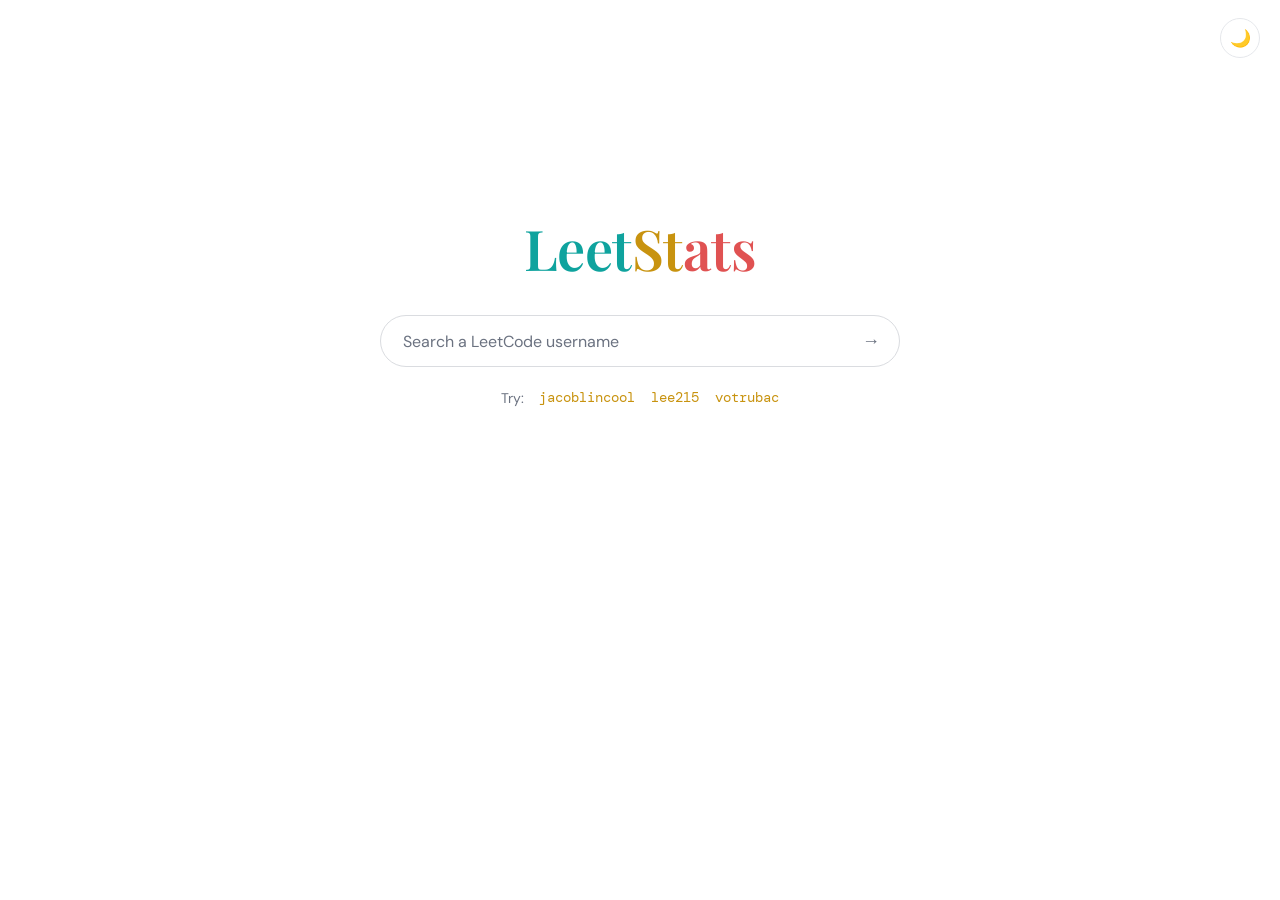
<file: target/classes/static/pages/leetcode-stats.html>
<!DOCTYPE html>
<html lang="en" data-theme="light">
<head>
<meta charset="UTF-8">
<meta name="viewport" content="width=device-width, initial-scale=1.0">
<title>LeetStats</title>
<link rel="preconnect" href="https://fonts.googleapis.com">
<link rel="preconnect" href="https://fonts.gstatic.com" crossorigin>
<link href="https://fonts.googleapis.com/css2?family=Playfair+Display:wght@600&family=DM+Sans:wght@400;500;700&family=DM+Mono:wght@400;500&display=swap" rel="stylesheet">
<style>
  :root, [data-theme="light"] {
    --bg: #ffffff;
    --text: #1f2328;
    --muted: #6b7280;
    --line: #e5e7eb;
    --surface: #ffffff;
    --input-border: #dadce0;
    --input-shadow: rgba(32, 33, 36, 0.12);
    --track: #f0f1f3;
    --easy: #0fa39e;
    --medium: #c8930f;
    --hard: #e05252;
    --accent: #c8930f;
    --card-shadow: 0 1px 3px rgba(32, 33, 36, 0.08), 0 8px 28px rgba(32, 33, 36, 0.06);
  }
  [data-theme="dark"] {
    --bg: #0a0b0d;
    --text: #e9e7e2;
    --muted: #8b8f98;
    --line: rgba(255, 255, 255, 0.09);
    --surface: #121418;
    --input-border: rgba(255, 255, 255, 0.14);
    --input-shadow: rgba(0, 0, 0, 0.5);
    --track: rgba(255, 255, 255, 0.08);
    --easy: #3ddad7;
    --medium: #e3b341;
    --hard: #ff6b6b;
    --accent: #e3b341;
    --card-shadow: 0 20px 50px rgba(0, 0, 0, 0.45);
  }

  * { margin: 0; padding: 0; box-sizing: border-box; }

  html, body { height: 100%; }

  body {
    background: var(--bg);
    color: var(--text);
    font-family: "DM Sans", system-ui, sans-serif;
    display: flex;
    flex-direction: column;
    align-items: center;
    transition: background 0.25s, color 0.25s;
  }

  /* theme toggle, top right */
  .theme-toggle {
    position: fixed;
    top: 18px;
    right: 20px;
    width: 40px;
    height: 40px;
    border-radius: 50%;
    border: 1px solid var(--line);
    background: var(--surface);
    color: var(--text);
    font-size: 17px;
    cursor: pointer;
    display: flex;
    align-items: center;
    justify-content: center;
    transition: background 0.25s, border-color 0.25s, transform 0.15s;
    z-index: 10;
  }
  .theme-toggle:hover { transform: scale(1.06); }
  .theme-toggle:focus-visible { outline: 2px solid var(--accent); outline-offset: 2px; }

  main {
    width: 100%;
    max-width: 640px;
    padding: 0 24px 64px;
    display: flex;
    flex-direction: column;
    align-items: center;
    /* Google-style: sits a bit above vertical center when idle */
    margin-top: clamp(96px, 24vh, 210px);
    transition: margin-top 0.45s cubic-bezier(0.3, 0.8, 0.3, 1);
  }
  body.has-result main { margin-top: 72px; }

  .wordmark {
    font-family: "Playfair Display", serif;
    font-weight: 600;
    font-size: clamp(40px, 8vw, 56px);
    letter-spacing: -0.01em;
    margin-bottom: 30px;
    user-select: none;
  }
  .wordmark .l { color: var(--easy); }
  .wordmark .e { color: var(--medium); }
  .wordmark .t { color: var(--hard); }

  /* search */
  .search {
    width: 100%;
    max-width: 520px;
    display: flex;
    align-items: center;
    gap: 12px;
    background: var(--surface);
    border: 1px solid var(--input-border);
    border-radius: 999px;
    padding: 0 8px 0 22px;
    height: 52px;
    transition: box-shadow 0.2s, border-color 0.2s, background 0.25s;
  }
  .search:focus-within {
    box-shadow: 0 2px 10px var(--input-shadow);
    border-color: transparent;
  }
  [data-theme="dark"] .search:focus-within { border-color: var(--accent); box-shadow: none; }

  .search input {
    flex: 1;
    min-width: 0;
    border: none;
    outline: none;
    background: transparent;
    color: var(--text);
    font-family: "DM Mono", monospace;
    font-size: 16px;
  }
  .search input::placeholder { color: var(--muted); font-family: "DM Sans", sans-serif; }

  .search button {
    border: none;
    background: transparent;
    color: var(--muted);
    font-size: 18px;
    width: 40px;
    height: 40px;
    border-radius: 50%;
    cursor: pointer;
    display: flex;
    align-items: center;
    justify-content: center;
    transition: color 0.15s, background 0.15s;
  }
  .search button:hover { color: var(--accent); background: var(--track); }
  .search button:focus-visible { outline: 2px solid var(--accent); outline-offset: 1px; }
  .search button:disabled { opacity: 0.45; cursor: wait; }

  .try {
    margin-top: 20px;
    font-size: 14px;
    color: var(--muted);
    display: flex;
    gap: 14px;
    align-items: center;
    flex-wrap: wrap;
    justify-content: center;
  }
  .try button {
    background: none;
    border: none;
    padding: 2px 1px;
    color: var(--accent);
    font-family: "DM Mono", monospace;
    font-size: 13.5px;
    cursor: pointer;
    border-bottom: 1px dashed transparent;
    transition: border-color 0.15s;
  }
  .try button:hover { border-bottom-color: var(--accent); }
  .try button:focus-visible { outline: 2px solid var(--accent); outline-offset: 2px; }

  /* states */
  .loader {
    margin-top: 52px;
    width: 34px; height: 34px;
    border: 3px solid var(--track);
    border-top-color: var(--accent);
    border-radius: 50%;
    animation: spin 0.8s linear infinite;
  }
  @keyframes spin { to { transform: rotate(360deg); } }

  .error {
    margin-top: 44px;
    text-align: center;
    color: var(--muted);
    font-size: 14.5px;
    line-height: 1.6;
    max-width: 420px;
  }
  .error b { color: var(--hard); font-weight: 700; display: block; margin-bottom: 4px; }

  /* card */
  .card {
    width: 100%;
    margin-top: 44px;
    background: var(--surface);
    border: 1px solid var(--line);
    border-radius: 18px;
    padding: 30px 34px;
    box-shadow: var(--card-shadow);
    animation: rise 0.45s cubic-bezier(0.2, 0.7, 0.3, 1) both;
    transition: background 0.25s, border-color 0.25s;
  }
  @keyframes rise {
    from { opacity: 0; transform: translateY(14px); }
    to   { opacity: 1; transform: translateY(0); }
  }

  .card-head {
    display: flex;
    justify-content: space-between;
    align-items: baseline;
    gap: 10px;
    flex-wrap: wrap;
    margin-bottom: 26px;
  }
  .card-head a {
    font-family: "Playfair Display", serif;
    font-size: 23px;
    font-weight: 600;
    color: var(--text);
    text-decoration: none;
  }
  .card-head a:hover { color: var(--accent); }
  .card-head .rank {
    font-family: "DM Mono", monospace;
    font-size: 13px;
    color: var(--muted);
  }
  .card-head .rank b { color: var(--accent); font-weight: 500; }

  .card-body {
    display: grid;
    grid-template-columns: 168px 1fr;
    gap: 34px;
    align-items: center;
  }

  .ring-wrap { position: relative; width: 168px; height: 168px; margin: 0 auto; }
  .ring-wrap svg { transform: rotate(-90deg); display: block; }
  .ring-track { fill: none; stroke: var(--track); stroke-width: 9; }
  .ring-fill {
    fill: none;
    stroke: var(--accent);
    stroke-width: 9;
    stroke-linecap: round;
    transition: stroke-dashoffset 1.1s cubic-bezier(0.3, 0.8, 0.3, 1), stroke 0.25s;
  }
  .ring-center {
    position: absolute; inset: 0;
    display: flex; flex-direction: column;
    align-items: center; justify-content: center;
  }
  .ring-center .big {
    font-family: "DM Mono", monospace;
    font-size: 36px;
    line-height: 1;
  }
  .ring-center .small {
    color: var(--muted);
    font-size: 11.5px;
    margin-top: 6px;
    letter-spacing: 0.06em;
    text-transform: uppercase;
  }

  .bars { display: flex; flex-direction: column; gap: 18px; }
  .bar-top {
    display: flex;
    justify-content: space-between;
    align-items: baseline;
    margin-bottom: 7px;
  }
  .bar-top .label {
    font-size: 12.5px;
    font-weight: 700;
    letter-spacing: 0.09em;
    text-transform: uppercase;
  }
  .bar-top .nums {
    font-family: "DM Mono", monospace;
    font-size: 13px;
    color: var(--muted);
  }
  .bar-top .nums b { color: var(--text); font-weight: 500; }
  .bar-track { height: 7px; border-radius: 99px; background: var(--track); overflow: hidden; }
  .bar-fill { height: 100%; width: 0; border-radius: 99px; transition: width 1.1s cubic-bezier(0.3, 0.8, 0.3, 1); }
  .easy   .label { color: var(--easy); }   .easy   .bar-fill { background: var(--easy); }
  .medium .label { color: var(--medium); } .medium .bar-fill { background: var(--medium); }
  .hard   .label { color: var(--hard); }   .hard   .bar-fill { background: var(--hard); }

  .hidden { display: none !important; }

  @media (max-width: 540px) {
    .card { padding: 24px 20px; }
    .card-body { grid-template-columns: 1fr; gap: 26px; }
  }

  @media (prefers-reduced-motion: reduce) {
    * { animation: none !important; transition: none !important; }
  }
</style>
</head>
<body>
  <button class="theme-toggle" id="theme-toggle" aria-label="Switch theme" title="Switch theme">🌙</button>

  <main>
    <h1 class="wordmark"><span class="l">Leet</span><span class="e">St</span><span class="t">ats</span></h1>

    <div class="search">
      <input id="username" type="text" placeholder="Search a LeetCode username" autocomplete="off" spellcheck="false" aria-label="LeetCode username">
      <button id="go" aria-label="Fetch stats" title="Fetch stats">→</button>
    </div>

    <div class="try">
      <span>Try:</span>
      <button data-u="jacoblincool">jacoblincool</button>
      <button data-u="lee215">lee215</button>
      <button data-u="votrubac">votrubac</button>
    </div>

    <div id="loading" class="loader hidden" role="status" aria-label="Loading"></div>

    <div id="error" class="error hidden" role="alert">
      <b>Couldn't fetch that profile</b>
      <span id="error-msg"></span>
    </div>

    <section id="card" class="card hidden" aria-live="polite">
      <div class="card-head">
        <a id="profile-link" href="#" target="_blank" rel="noopener"></a>
        <span class="rank">Rank <b id="ranking">—</b></span>
      </div>
      <div class="card-body">
        <div class="ring-wrap">
          <svg width="168" height="168" viewBox="0 0 168 168" aria-hidden="true">
            <circle class="ring-track" cx="84" cy="84" r="74"></circle>
            <circle class="ring-fill" id="ring" cx="84" cy="84" r="74"></circle>
          </svg>
          <div class="ring-center">
            <div class="big" id="total-solved">0</div>
            <div class="small" id="total-label">solved</div>
          </div>
        </div>
        <div class="bars">
          <div class="bar-row easy">
            <div class="bar-top"><span class="label">Easy</span>
              <span class="nums"><b id="easy-solved">0</b> / <span id="easy-total">0</span></span></div>
            <div class="bar-track"><div class="bar-fill" id="easy-bar"></div></div>
          </div>
          <div class="bar-row medium">
            <div class="bar-top"><span class="label">Medium</span>
              <span class="nums"><b id="medium-solved">0</b> / <span id="medium-total">0</span></span></div>
            <div class="bar-track"><div class="bar-fill" id="medium-bar"></div></div>
          </div>
          <div class="bar-row hard">
            <div class="bar-top"><span class="label">Hard</span>
              <span class="nums"><b id="hard-solved">0</b> / <span id="hard-total">0</span></span></div>
            <div class="bar-track"><div class="bar-fill" id="hard-bar"></div></div>
          </div>
        </div>
      </div>
    </section>
  </main>

<script>
(function () {
  "use strict";

  /* ---------- theme ---------- */
  var root = document.documentElement;
  var toggle = document.getElementById("theme-toggle");
  var prefersDark = window.matchMedia("(prefers-color-scheme: dark)").matches;
  setTheme(prefersDark ? "dark" : "light");

  function setTheme(t) {
    root.setAttribute("data-theme", t);
    toggle.textContent = t === "dark" ? "☀️" : "🌙";
  }
  toggle.addEventListener("click", function () {
    setTheme(root.getAttribute("data-theme") === "dark" ? "light" : "dark");
  });

  /* ---------- elements ---------- */
  var input = document.getElementById("username");
  var goBtn = document.getElementById("go");
  var loadingEl = document.getElementById("loading");
  var errorEl = document.getElementById("error");
  var errorMsg = document.getElementById("error-msg");
  var cardEl = document.getElementById("card");

  var RING_R = 74;
  var RING_C = 2 * Math.PI * RING_R;
  var ring = document.getElementById("ring");
  ring.setAttribute("stroke-dasharray", RING_C);
  ring.setAttribute("stroke-dashoffset", RING_C);

  /* ---------- data sources (tried in order) ---------- */
  var SOURCES = [
    {
      url: function (u) { return "https://leetcode-api-faisalshohag.vercel.app/" + encodeURIComponent(u); },
      parse: function (d) {
        if (!d || d.errors || d.totalSolved === undefined) return null;
        return pick(d);
      }
    },
    {
      url: function (u) { return "https://alfa-leetcode-api.onrender.com/userProfile/" + encodeURIComponent(u); },
      parse: function (d) {
        if (!d || d.errors || d.totalSolved === undefined) return null;
        return pick(d);
      }
    },
    {
      url: function (u) { return "https://leetcode-stats-api.herokuapp.com/" + encodeURIComponent(u); },
      parse: function (d) {
        if (!d || d.status !== "success") return null;
        return pick(d);
      }
    }
  ];

  function pick(d) {
    return {
      totalSolved: d.totalSolved, totalQuestions: d.totalQuestions,
      easySolved: d.easySolved, totalEasy: d.totalEasy,
      mediumSolved: d.mediumSolved, totalMedium: d.totalMedium,
      hardSolved: d.hardSolved, totalHard: d.totalHard,
      ranking: d.ranking
    };
  }

  function fetchWithTimeout(url, ms) {
    var ctrl = new AbortController();
    var t = setTimeout(function () { ctrl.abort(); }, ms);
    return fetch(url, { signal: ctrl.signal })
      .then(function (r) { return r.json(); })
      .finally(function () { clearTimeout(t); });
  }

  function fetchStats(username) {
    var i = 0;
    function tryNext() {
      if (i >= SOURCES.length) return Promise.reject(new Error("all sources failed"));
      var src = SOURCES[i++];
      return fetchWithTimeout(src.url(username), 12000)
        .then(function (json) {
          var parsed = src.parse(json);
          return parsed || tryNext();
        })
        .catch(function () { return tryNext(); });
    }
    return tryNext();
  }

  /* ---------- rendering ---------- */
  function fmt(n) {
    if (n === null || n === undefined || isNaN(n)) return "—";
    return Number(n).toLocaleString("en-US");
  }

  function countUp(el, target, ms) {
    var reduce = window.matchMedia("(prefers-reduced-motion: reduce)").matches;
    if (reduce || !target) { el.textContent = fmt(target || 0); return; }
    var start = performance.now();
    (function step(now) {
      var p = Math.min(((now || performance.now()) - start) / ms, 1);
      var eased = 1 - Math.pow(1 - p, 3);
      el.textContent = fmt(Math.round(target * eased));
      if (p < 1) requestAnimationFrame(step);
    })();
  }

  function setBar(id, solved, total) {
    var pct = total > 0 ? (solved / total) * 100 : 0;
    document.getElementById(id).style.width = Math.max(pct, solved > 0 ? 2 : 0) + "%";
  }

  function render(username, s) {
    var link = document.getElementById("profile-link");
    link.textContent = username;
    link.href = "https://leetcode.com/u/" + encodeURIComponent(username) + "/";

    document.getElementById("ranking").textContent = "#" + fmt(s.ranking);
    document.getElementById("total-label").textContent = "of " + fmt(s.totalQuestions);
    document.getElementById("easy-solved").textContent = fmt(s.easySolved);
    document.getElementById("easy-total").textContent = fmt(s.totalEasy);
    document.getElementById("medium-solved").textContent = fmt(s.mediumSolved);
    document.getElementById("medium-total").textContent = fmt(s.totalMedium);
    document.getElementById("hard-solved").textContent = fmt(s.hardSolved);
    document.getElementById("hard-total").textContent = fmt(s.totalHard);

    document.body.classList.add("has-result");
    cardEl.classList.remove("hidden");

    requestAnimationFrame(function () {
      requestAnimationFrame(function () {
        countUp(document.getElementById("total-solved"), s.totalSolved, 1100);
        var pct = s.totalQuestions > 0 ? s.totalSolved / s.totalQuestions : 0;
        ring.setAttribute("stroke-dashoffset", RING_C * (1 - pct));
        setBar("easy-bar", s.easySolved, s.totalEasy);
        setBar("medium-bar", s.mediumSolved, s.totalMedium);
        setBar("hard-bar", s.hardSolved, s.totalHard);
      });
    });
  }

  function resetCard() {
    ring.setAttribute("stroke-dashoffset", RING_C);
    ["easy-bar", "medium-bar", "hard-bar"].forEach(function (id) {
      document.getElementById(id).style.width = "0";
    });
    document.getElementById("total-solved").textContent = "0";
  }

  /* ---------- flow ---------- */
  var busy = false;

  function lookup(username) {
    username = (username || "").trim();
    if (!username || busy) return;
    busy = true;

    input.value = username;
    goBtn.disabled = true;
    errorEl.classList.add("hidden");
    cardEl.classList.add("hidden");
    resetCard();
    loadingEl.classList.remove("hidden");

    fetchStats(username)
      .then(function (stats) {
        loadingEl.classList.add("hidden");
        render(username, stats);
      })
      .catch(function () {
        loadingEl.classList.add("hidden");
        errorMsg.textContent = 'No stats found for "' + username +
          '". Check the spelling, or the public stats APIs may be briefly busy — try again in a moment.';
        errorEl.classList.remove("hidden");
      })
      .finally(function () {
        goBtn.disabled = false;
        busy = false;
      });
  }

  goBtn.addEventListener("click", function () { lookup(input.value); });
  input.addEventListener("keydown", function (e) { if (e.key === "Enter") lookup(input.value); });
  document.querySelectorAll(".try button").forEach(function (b) {
    b.addEventListener("click", function () { lookup(b.dataset.u); });
  });
})();
</script>
</body>
</html>
</file>
